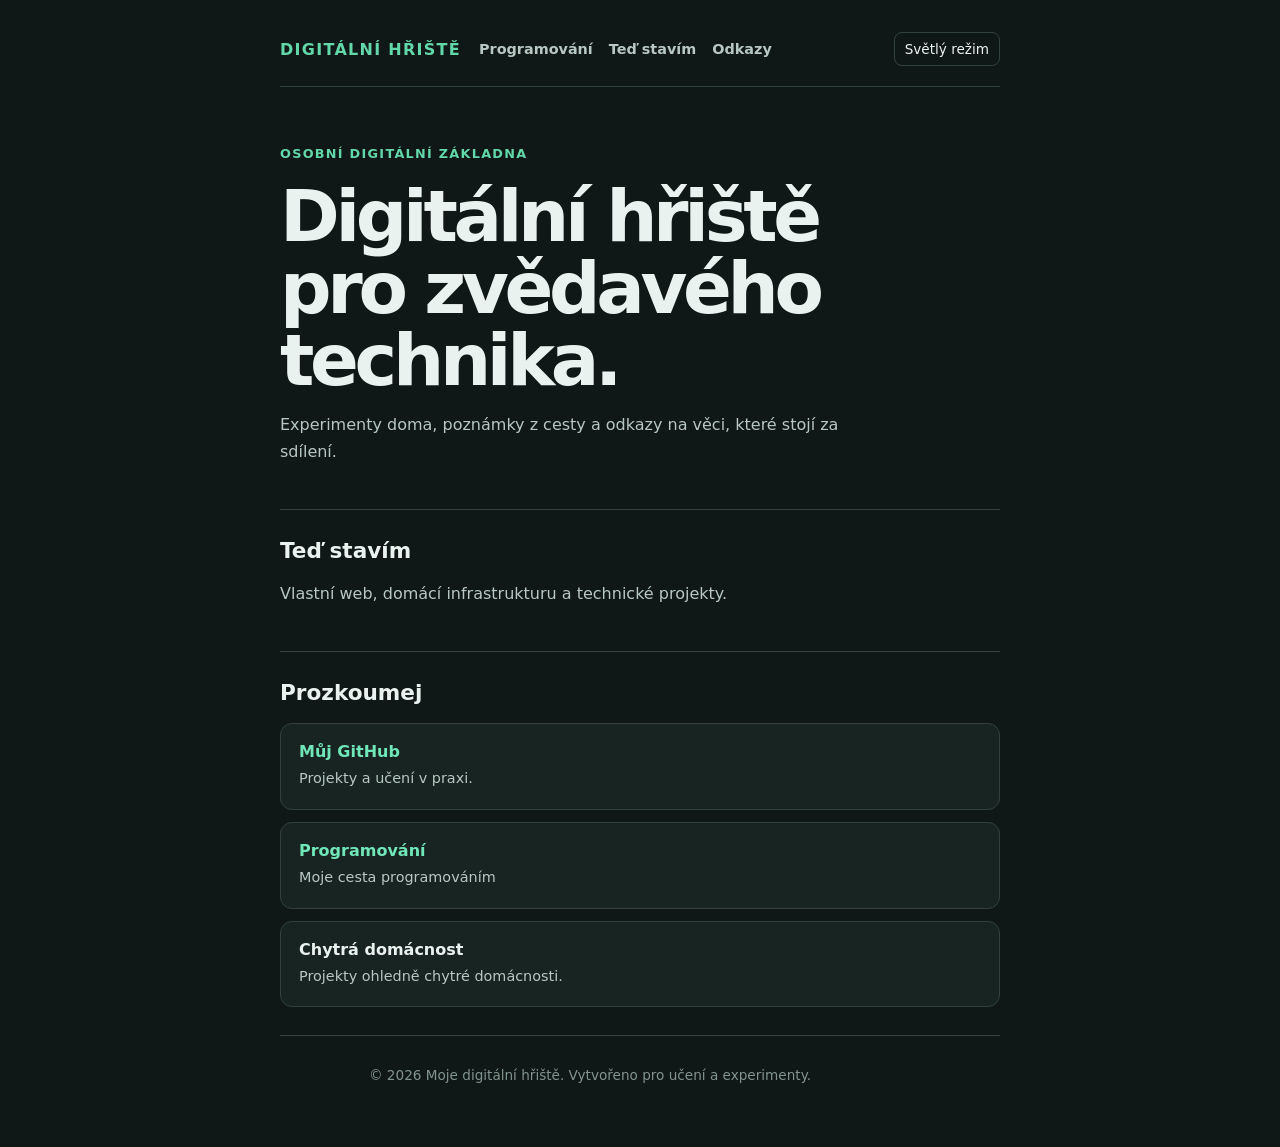
<file: index.html>
<!doctype html>
<html lang="cs">
<head>
  <meta charset="utf-8">
  <meta name="viewport" content="width=device-width, initial-scale=1">
  <title>Digitální hřiště | Technické projekty a experimenty</title>
  <meta name="description" content="Digitální hřiště pro technické projekty a experimenty.">
  <link rel="stylesheet" href="style.css?v=2">
</head>

<body>
<header>
  <a class="brand" href="index.html">DIGITÁLNÍ HŘIŠTĚ</a>

  <nav aria-label="Hlavní navigace">
    <a href="coding.html">Programování</a>
    <a href="#ted-stavim">Teď stavím</a>
    <a href="#odkazy">Odkazy</a>
  </nav>

  <div class="header-actions">
       <button
      id="theme-toggle"
      type="button"
      aria-label="Přepnout barevný motiv"
      aria-pressed="false"
    >
      Světlý režim
    </button>
  </div>
</header>
  <main>
    <section aria-labelledby="uvod">
      <p>OSOBNÍ DIGITÁLNÍ ZÁKLADNA</p>

      <h1 id="uvod">Digitální hřiště pro zvědavého technika.</h1>

      <p>
        Experimenty doma, poznámky z cesty a odkazy na věci,
        které stojí za sdílení.
      </p>
    </section>

    <section aria-labelledby="ted-stavim">
      <h2 id="ted-stavim">Teď stavím</h2>
      <p>Vlastní web, domácí infrastrukturu a technické projekty.</p>
    </section>

    <section aria-labelledby="odkazy">
      <h2 id="odkazy">Prozkoumej</h2>

      <ul class="card-list">
        <li>
          <a href="https://github.com/berany7-eng">Můj GitHub</a>
          <p>Projekty a učení v praxi.</p>
        </li>

        <li>
          <a href="coding.html">Programování</a>
          <p>Moje cesta programováním</p>
        </li>

        <li>
          <strong>Chytrá domácnost</strong>
          <p>Projekty ohledně chytré domácnosti.</p>
        </li>
      </ul>
    </section>
  </main>

  <footer>
    <p>© 2026 Moje digitální hřiště. Vytvořeno pro učení a experimenty.</p>
  </footer>
<script src="script.js"></script>
</body>
</html>
</file>
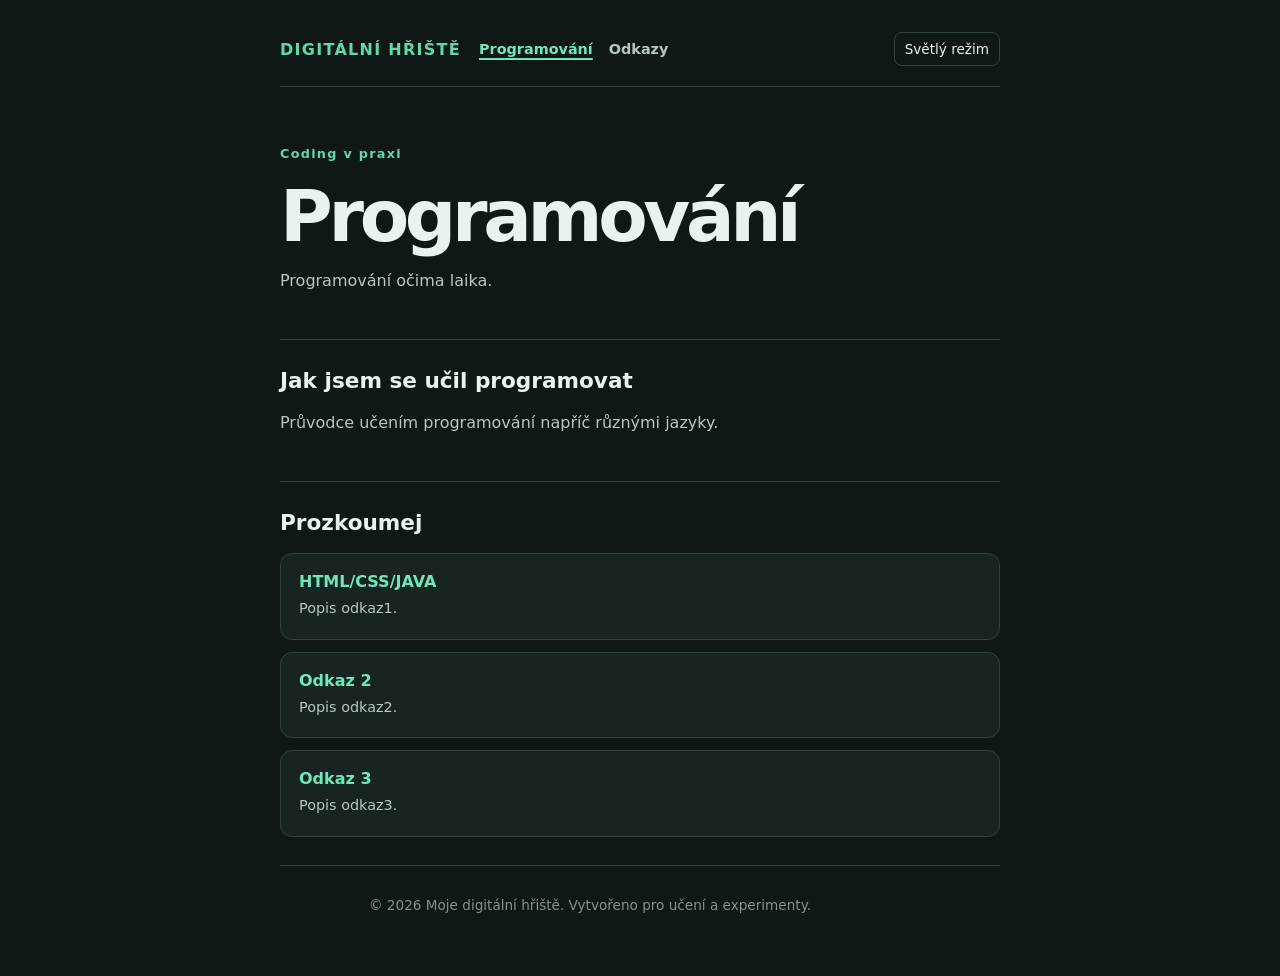
<file: coding.html>
<!doctype html>
<html lang="cs">
<head>
  <meta charset="utf-8">
  <meta name="viewport" content="width=device-width, initial-scale=1">
<title>Programování | Digitální hřiště</title>
<meta
  name="description"
  content="Zápisky začátečníka z učení programování, tvorby webů a technických projektů."
>
  <link rel="stylesheet" href="style.css?v=2">
</head>

<body>
<header>
  <a class="brand" href="index.html">DIGITÁLNÍ HŘIŠTĚ</a>

  <nav aria-label="Hlavní navigace">
    <span aria-current="page">Programování</span>
    <a href="#odkazy">Odkazy</a>
  </nav>

  <div class="header-actions">

    <button
      id="theme-toggle"
      type="button"
      aria-label="Přepnout barevný motiv"
      aria-pressed="false"
    >
      Světlý režim
    </button>
  </div>
</header>
  <main>
    <section aria-labelledby="uvod">
      <p>Coding v praxi</p>

      <h1 id="uvod">Programování</h1>

      <p>Programování očima laika.</p>
    </section>

    <section aria-labelledby="Jak jsem se učil programovat">
      <h2 id="ted-stavim">Jak jsem se učil programovat</h2>
      <p>Průvodce učením programování napříč různými jazyky.</p>
    </section>

    <section aria-labelledby="odkazy">
      <h2 id="odkazy">Prozkoumej</h2>

      <ul class="card-list">
         <li>
          <a>HTML/CSS/JAVA</a>
          <p>Popis odkaz1.</p>
        </li>

         <li>
          <a>Odkaz 2</a>
          <p>Popis odkaz2.</p>
        </li>

        <li>
          <a>Odkaz 3</a>
          <p>Popis odkaz3.</p>
       </li>
      </ul>
    </section>
  </main>

  <footer>
    <p>© 2026 Moje digitální hřiště. Vytvořeno pro učení a experimenty.</p>
  </footer>
<script src="script.js"></script>
</body>
</html>
</file>
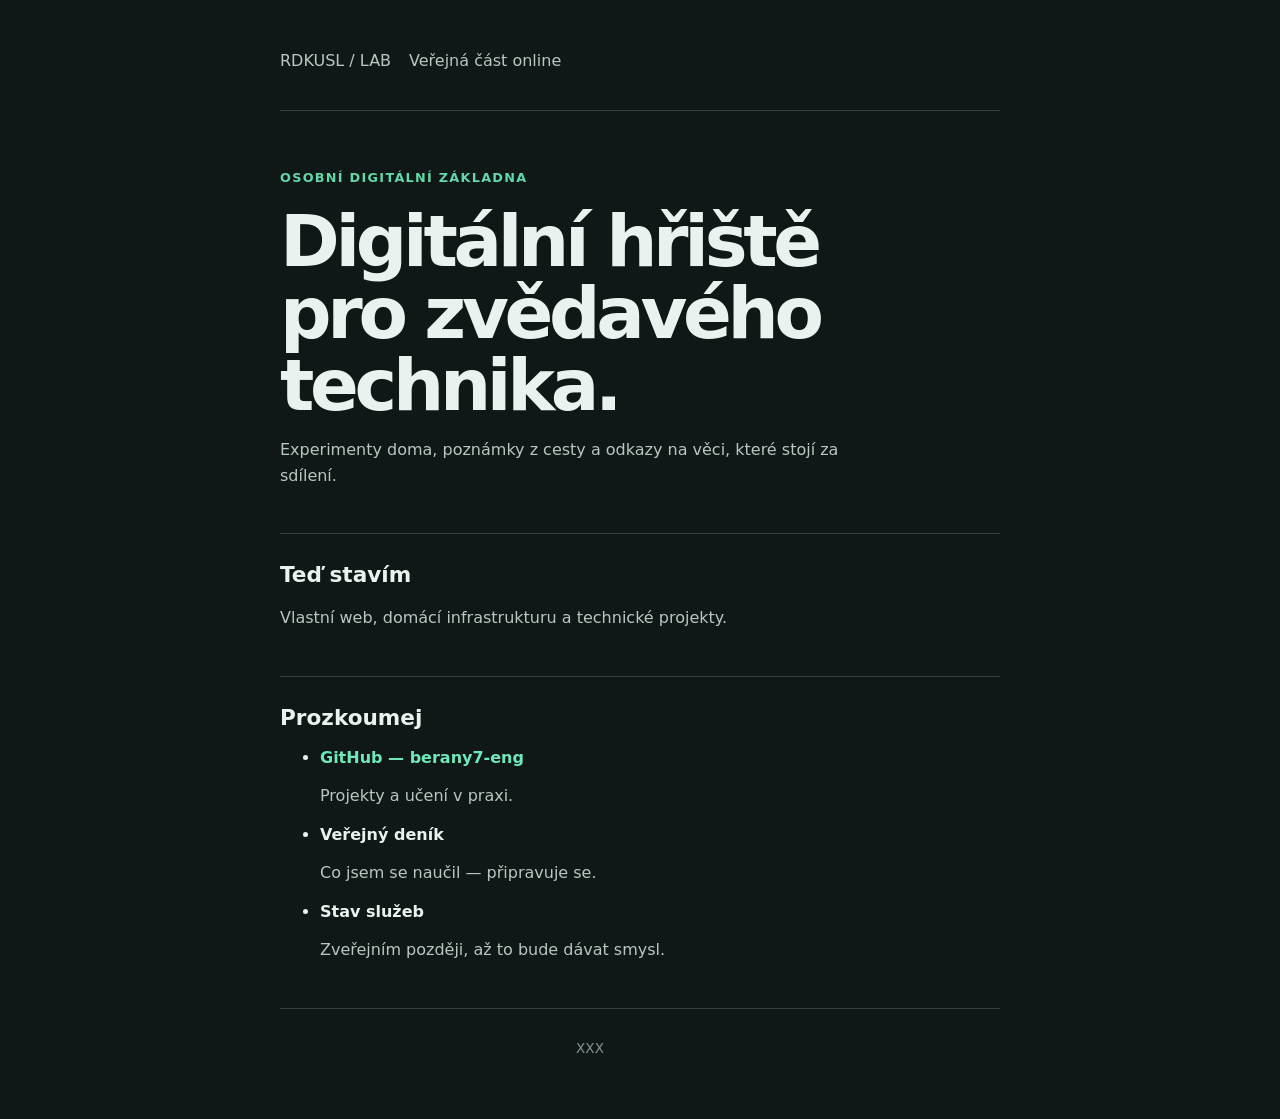
<file: lab.html>
<!doctype html>
<html lang="cs">
<head>
  <meta charset="utf-8">
  <meta name="viewport" content="width=device-width, initial-scale=1">
  <title>RDKUSL / LAB</title>
  <meta name="description" content="Digitální hřiště pro technické projekty a experimenty.">
  <link rel="stylesheet" href="style.css">
</head>

<body>
  <header>
    <p>RDKUSL / LAB</p>
    <p>Veřejná část online</p>
  </header>

  <main>
    <section aria-labelledby="uvod">
      <p>OSOBNÍ DIGITÁLNÍ ZÁKLADNA</p>

      <h1 id="uvod">Digitální hřiště pro zvědavého technika.</h1>

      <p>
        Experimenty doma, poznámky z cesty a odkazy na věci,
        které stojí za sdílení.
      </p>
    </section>

    <section aria-labelledby="ted-stavim">
      <h2 id="ted-stavim">Teď stavím</h2>
      <p>Vlastní web, domácí infrastrukturu a technické projekty.</p>
    </section>

    <section aria-labelledby="odkazy">
      <h2 id="odkazy">Prozkoumej</h2>

      <ul>
        <li>
          <a href="https://github.com/berany7-eng">GitHub — berany7-eng</a>
          <p>Projekty a učení v praxi.</p>
        </li>

        <li>
          <strong>Veřejný deník</strong>
          <p>Co jsem se naučil — připravuje se.</p>
        </li>

        <li>
          <strong>Stav služeb</strong>
          <p>Zveřejním později, až to bude dávat smysl.</p>
        </li>
      </ul>
    </section>
  </main>

  <footer>
    <p>XXX</p>
  </footer>
</body>
</html>
</file>
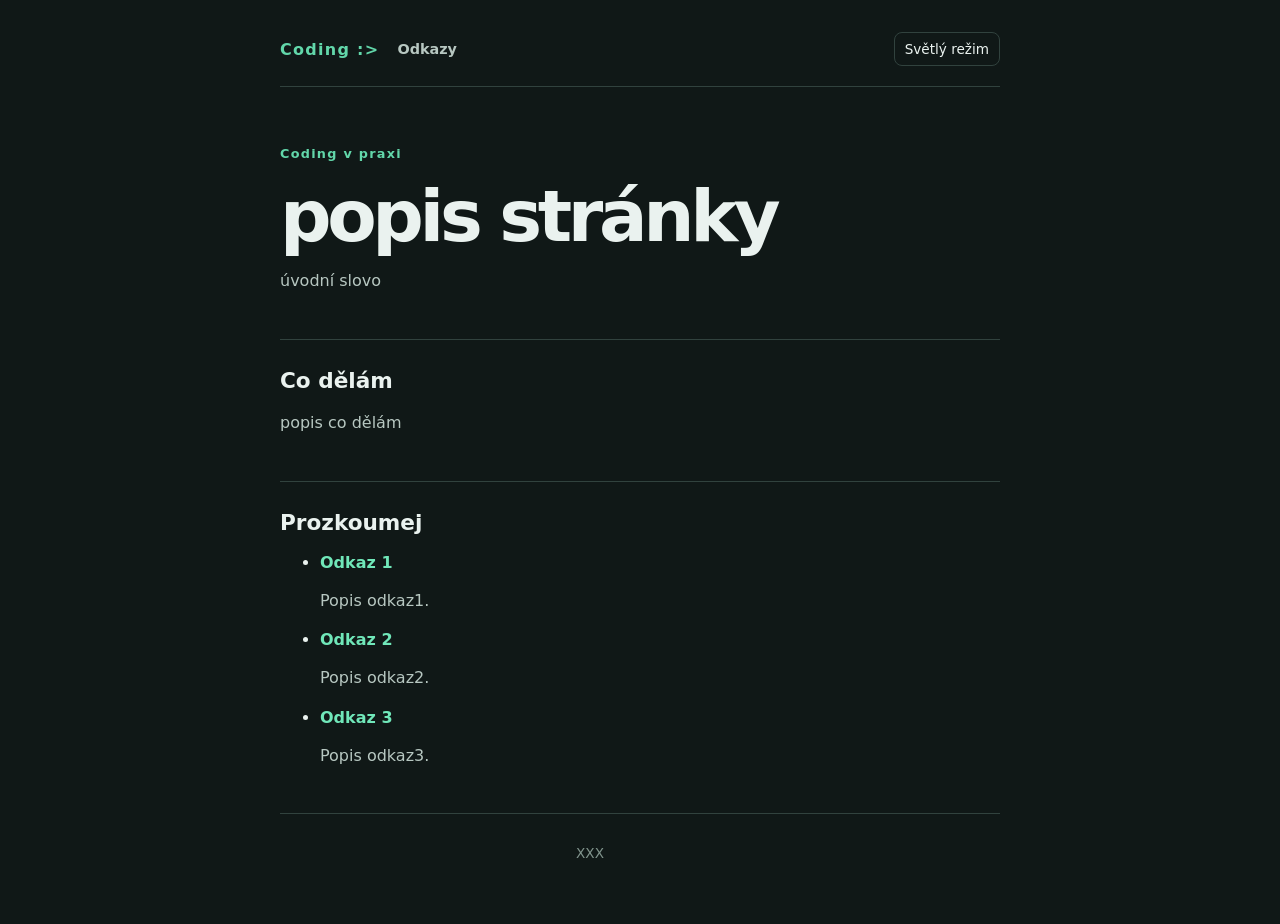
<file: template.html>
<!doctype html>
<html lang="cs">
<head>
  <meta charset="utf-8">
  <meta name="viewport" content="width=device-width, initial-scale=1">
  <title>Coding</title>
  <meta name="description" content="popis stránky">
  <link rel="stylesheet" href="style.css?v=2">
</head>

<body>
<header>
  <a class="brand" href="/">Coding :> </a>

  <nav aria-label="Hlavní navigace">
    <a href="#odkazy">Odkazy</a>
  </nav>

  <div class="header-actions">

    <button
      id="theme-toggle"
      type="button"
      aria-label="Přepnout barevný motiv"
      aria-pressed="false"
    >
      Světlý režim
    </button>
  </div>
</header>
  <main>
    <section aria-labelledby="uvod">
      <p>Coding v praxi</p>

      <h1 id="uvod">popis stránky</h1>

      <p>
        úvodní slovo 
      </p>
    </section>

    <section aria-labelledby="Jak jsem se učil programovat">
      <h2 id="ted-stavim">Co dělám</h2>
      <p>popis co dělám</p>
    </section>

    <section aria-labelledby="odkazy">
      <h2 id="odkazy">Prozkoumej</h2>

      <ul>
        <li>
          <a href="https://berany7-eng.github.io/">Odkaz 1</a>
          <p>Popis odkaz1.</p>
        </li>

         <li>
          <a href="https://berany7-eng.github.io/">Odkaz 2</a>
          <p>Popis odkaz2.</p>
        </li>

          <li>
          <a href="https://berany7-eng.github.io/">Odkaz 3</a>
          <p>Popis odkaz3.</p>
        </li>
      </ul>
    </section>
  </main>

  <footer>
    <p>XXX</p>
  </footer>
<script src="script.js"></script>
</body>
</html>
</file>
<file: style.css>
:root {
  color-scheme: dark;
  --background: #101817;
  --surface: #182421;
  --surface-hover: #20312d;
  --text: #eaf2ef;
  --muted: #b7c7c1;
  --subtle: #81948d;
  --accent: #70e7b9;
  --accent-soft: #62d7aa;
  --border: #31423e;

  font-family: system-ui, sans-serif;
}

html.light-theme {
  color-scheme: light;
  --background: #f3f7f5;
  --surface: #ffffff;
  --surface-hover: #e8f4ee;
  --text: #17251f;
  --muted: #40564c;
  --subtle: #63776e;
  --accent: #087b51;
  --accent-soft: #0b6d49;
  --border: #bfd2c8;
}

* {
  box-sizing: border-box;
}

body {
  max-width: 760px;
  min-height: 100vh;
  margin: 0 auto;
  padding: 32px 20px;
  background: var(--background);
  color: var(--text);
}

header {
  display: flex;
  align-items: center;
  gap: 18px;
  padding-bottom: 20px;
  border-bottom: 1px solid var(--border);
}

.brand {
  color: var(--accent-soft);
  font-weight: 700;
  letter-spacing: 0.08em;
  text-decoration: none;
}

nav {
  display: flex;
  gap: 16px;
}

nav a {
  color: var(--muted);
  font-size: 0.9rem;
  text-decoration: none;
}

nav [aria-current="page"] {
  color: var(--accent);
  font-size: 0.9rem;
  font-weight: 700;
  text-decoration: underline;
  text-decoration-thickness: 2px;
  text-underline-offset: 4px;
}

nav a:hover {
  color: var(--accent);
  text-decoration: underline;
}

.header-actions {
  display: flex;
  align-items: center;
  gap: 10px;
  margin-left: auto;
}

.status {
  color: var(--muted);
  font-size: 0.85rem;
  white-space: nowrap;
}

#theme-toggle {
  padding: 8px 10px;
  color: var(--text);
  background: transparent;
  border: 1px solid var(--border);
  border-radius: 8px;
  font: inherit;
  font-size: 0.85rem;
}

#theme-toggle:hover {
  background: var(--surface-hover);
  border-color: var(--accent);
}

main {
  margin-top: 56px;
}

section {
  padding: 28px 0;
  border-bottom: 1px solid var(--border);
}

section:first-child {
  padding-top: 0;
}

section > p:first-child {
  color: var(--accent-soft);
  font-size: 0.8rem;
  font-weight: 700;
  letter-spacing: 0.1em;
}

h1,
h2 {
  color: var(--text);
}

h1 {
  max-width: 650px;
  margin: 16px 0;
  font-size: clamp(2.4rem, 7vw, 4.5rem);
  line-height: 1;
  letter-spacing: -0.06em;
}

h2 {
  margin-top: 0;
  font-size: 1.35rem;
}

p {
  max-width: 620px;
  color: var(--muted);
  line-height: 1.65;
}

.card-list {
  display: grid;
  gap: 12px;
  margin: 0;
  padding: 0;
  list-style: none;
}

.card-list li {
  padding: 18px;
  background: var(--surface);
  border: 1px solid var(--border);
  border-radius: 12px;
}

.card-list li p {
  margin: 6px 0 0;
  font-size: 0.9rem;
}

a {
  color: var(--accent);
  font-weight: 700;
  text-decoration: none;
}

a:hover {
  text-decoration: underline;
}

a:focus-visible,
button:focus-visible {
  outline: 3px solid var(--accent);
  outline-offset: 3px;
}

footer {
  padding: 28px 0;
  text-align: center;
}

footer p {
  margin: 0;
  color: var(--subtle);
  font-size: 0.85rem;
}

@media (max-width: 620px) {
  body {
    padding: 24px 16px;
  }

  header {
    align-items: flex-start;
    flex-direction: column;
    gap: 12px;
  }

  nav {
    flex-wrap: wrap;
  }

  .header-actions {
    margin-left: 0;
  }
}
</file>
